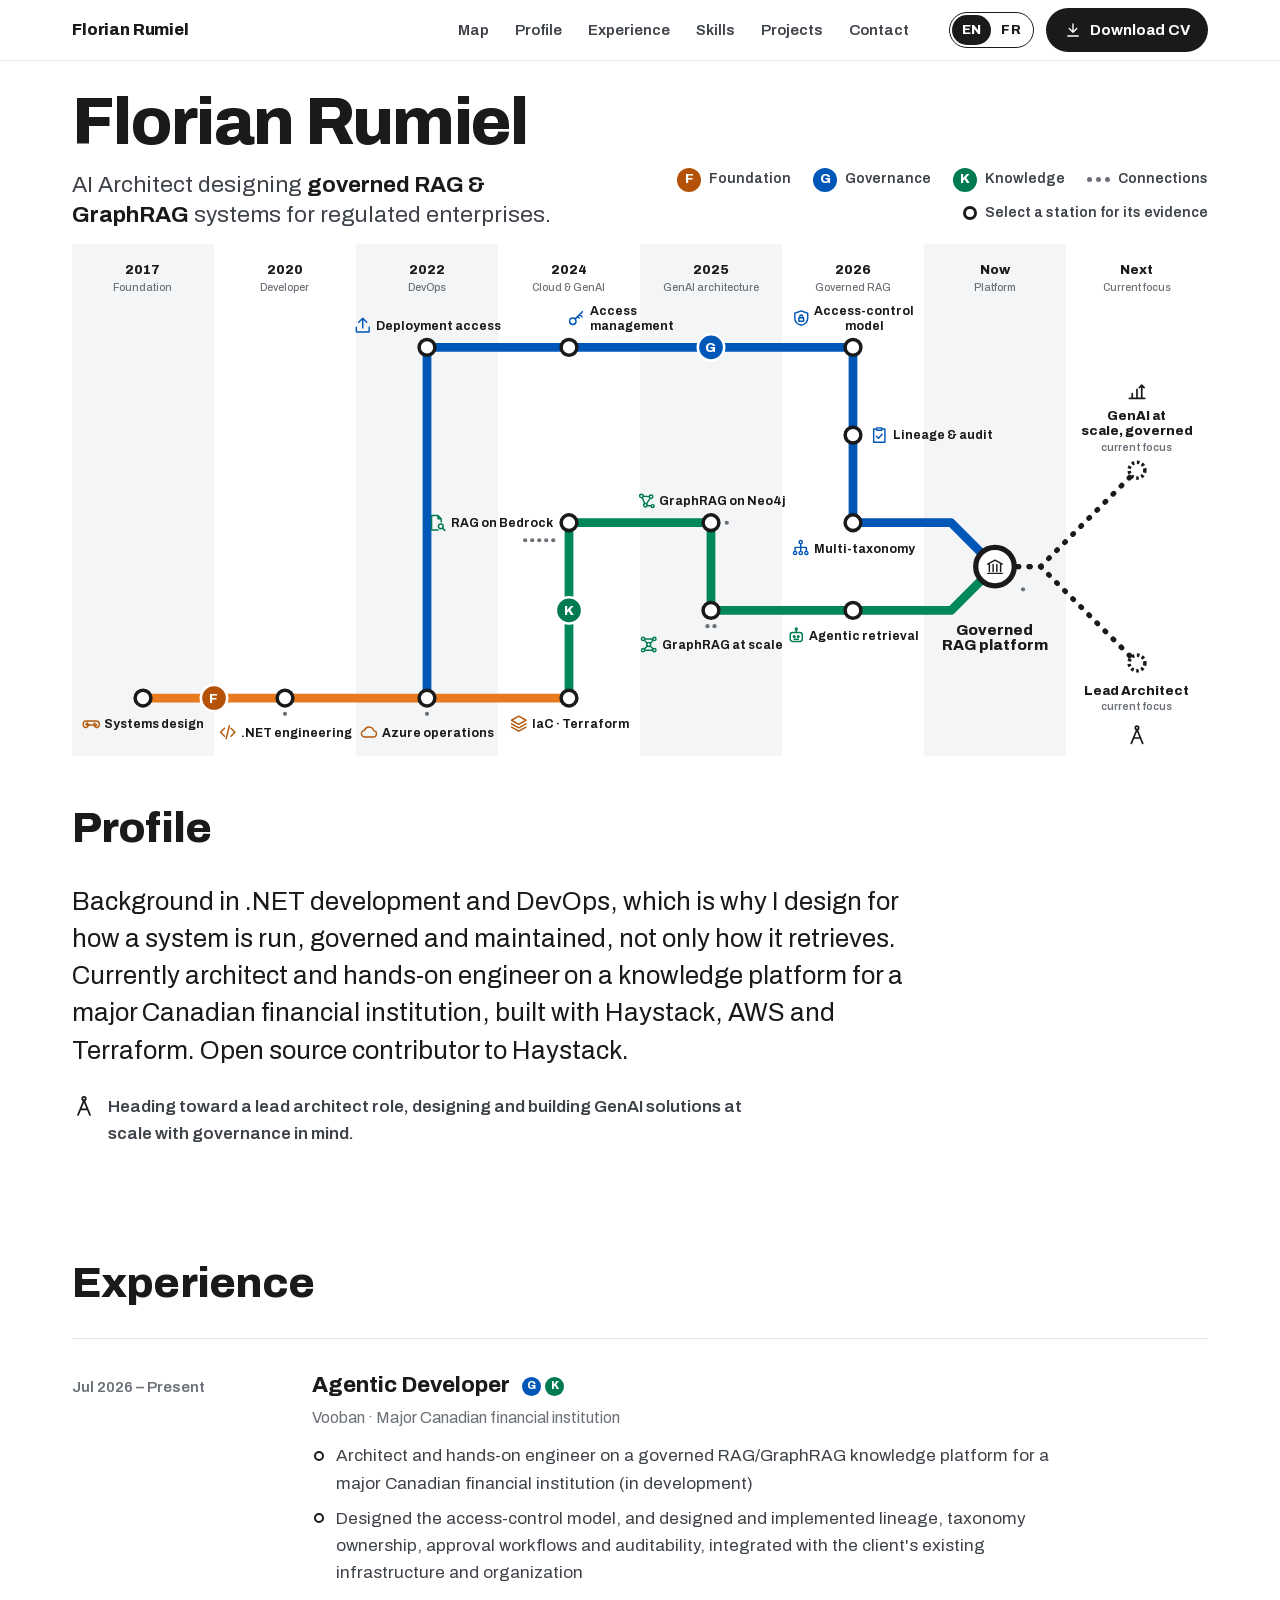
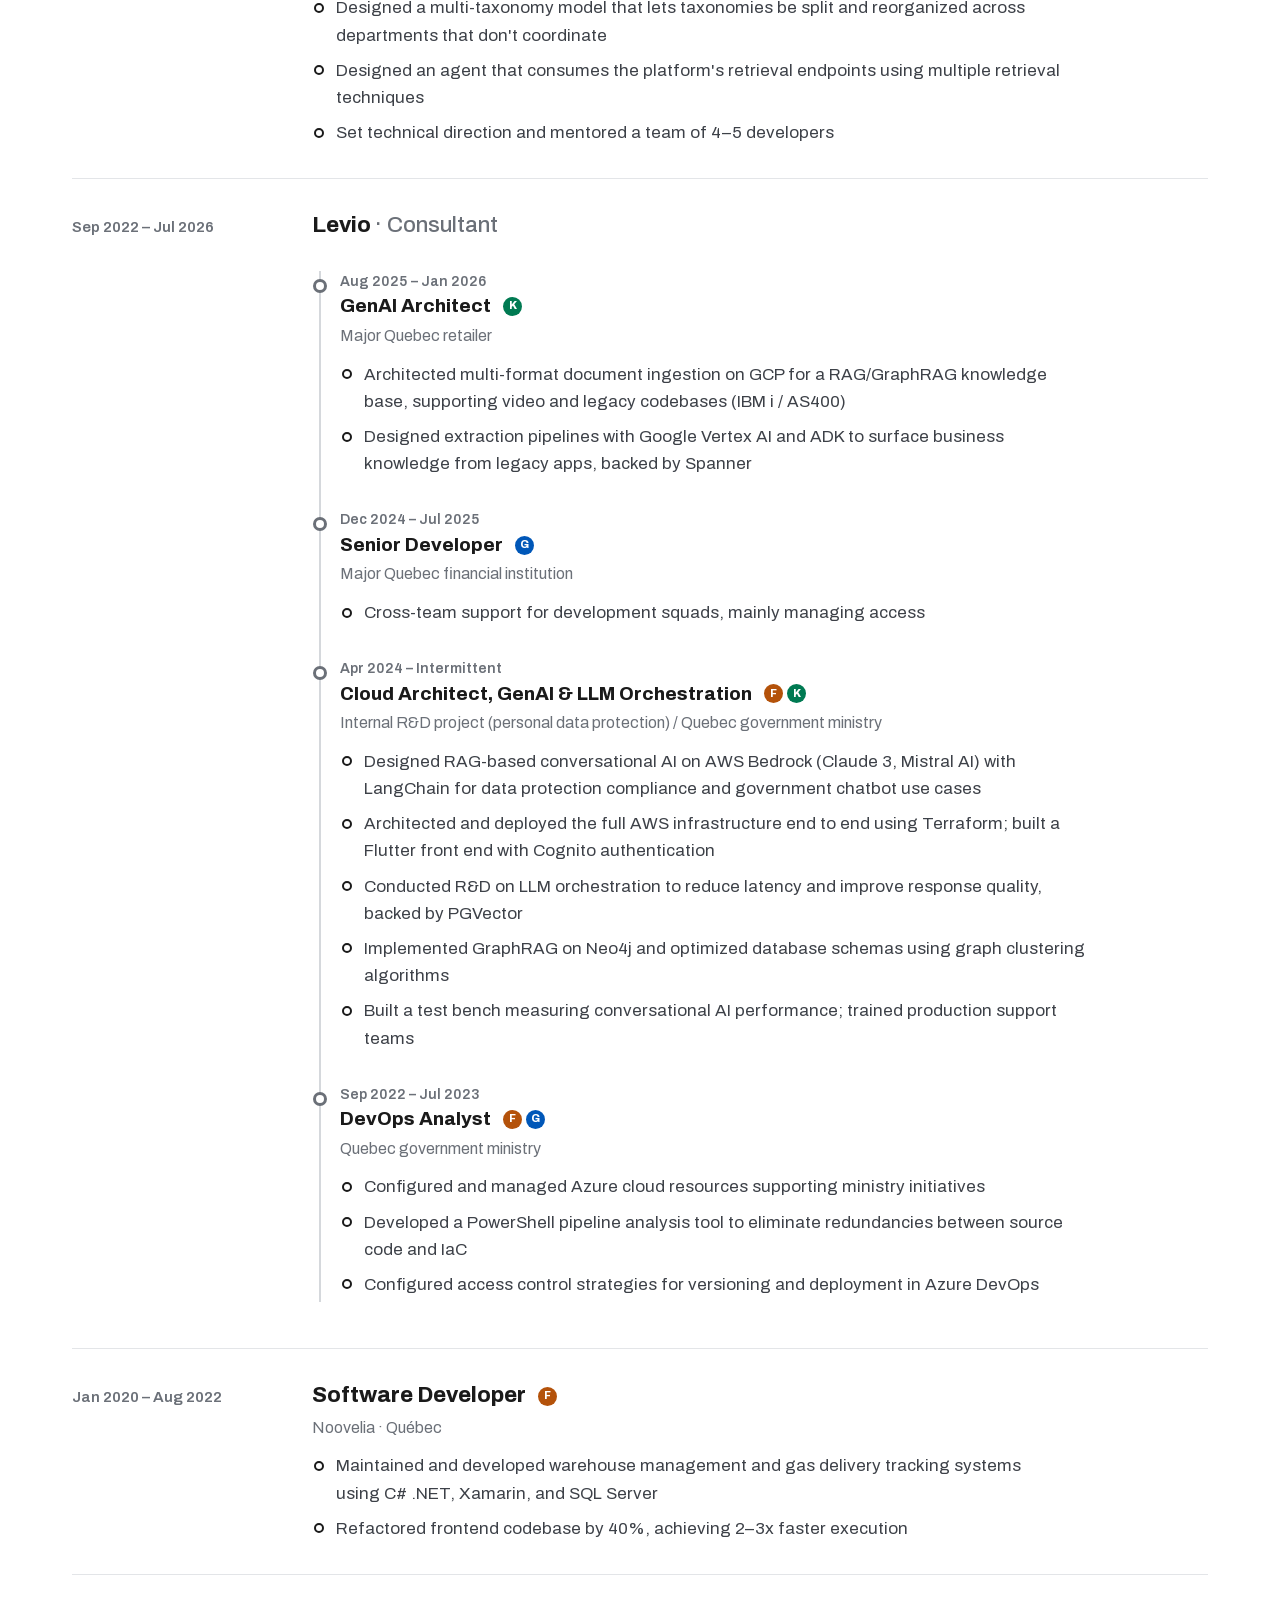
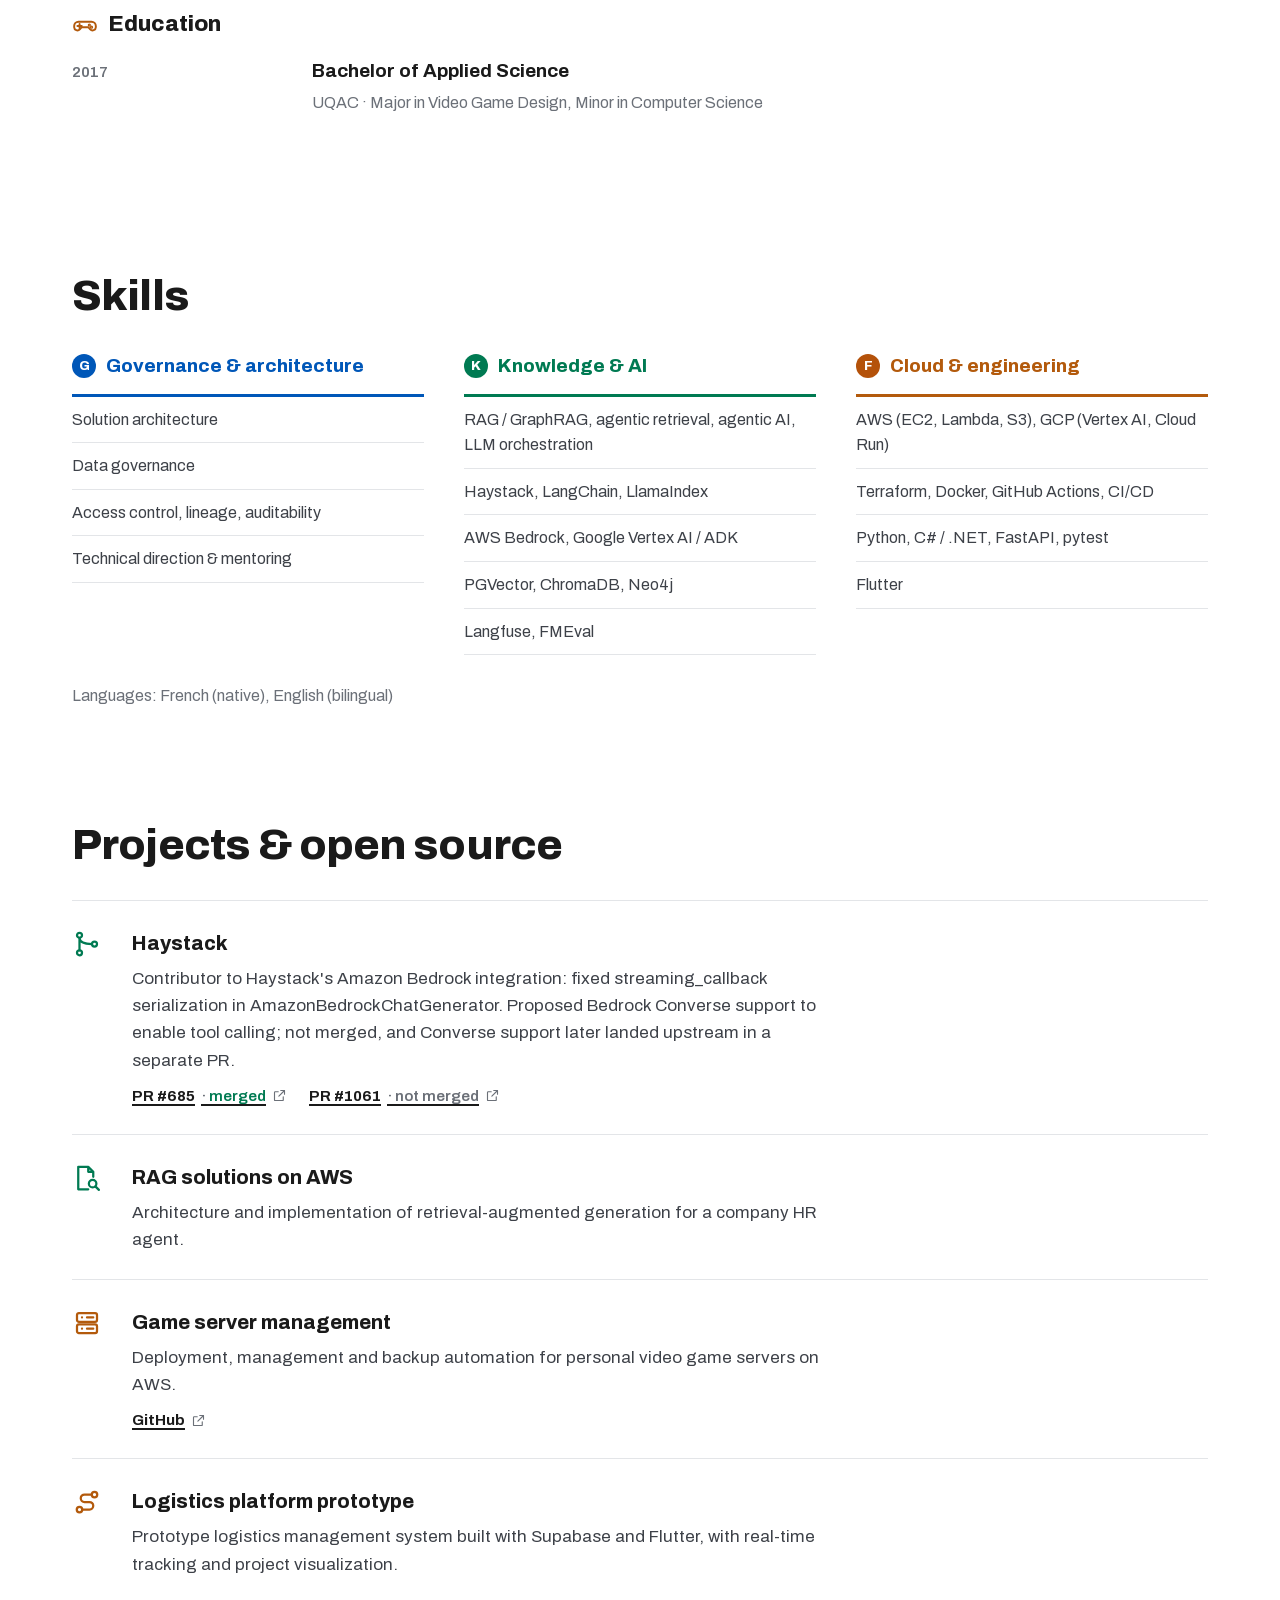
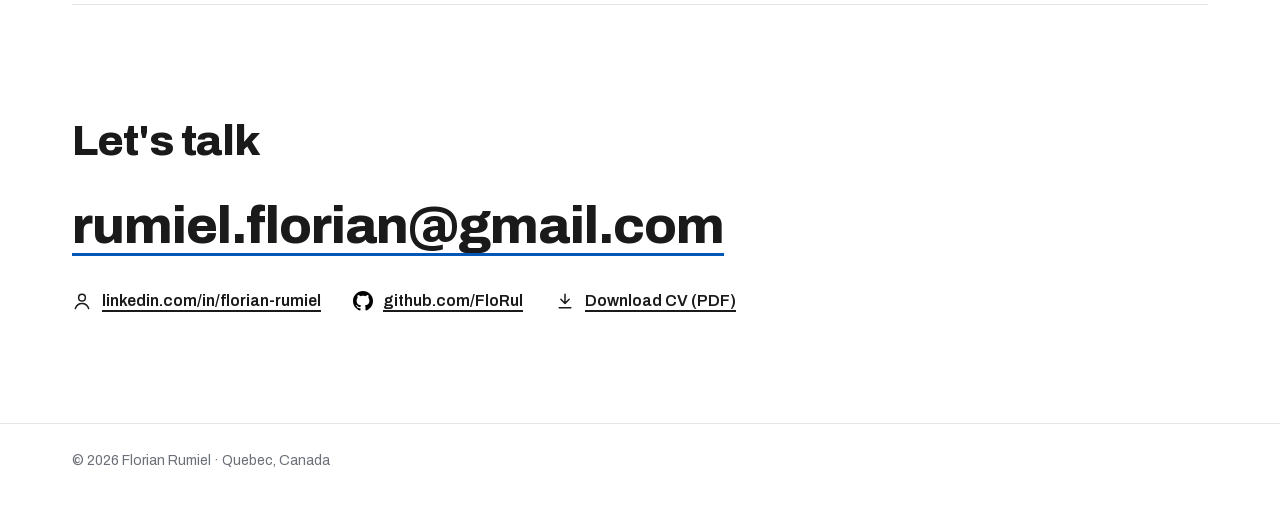
<file: index.html>
<!doctypehtml><html lang="en"><meta charset="UTF-8"><meta name="viewport"content="width=device-width,initial-scale=1"><script>!function(){var e=new URLSearchParams(location.search).get("lang"),a=null;try{a=localStorage.getItem("lang")}catch(e){}var n=0===(navigator.language||"en").toLowerCase().indexOf("fr")?"fr":"en",r="fr"===e||"en"===e?e:"fr"===a||"en"===a?a:n;document.documentElement.lang=r}()</script><script src="https://app.rybbit.io/api/script.js"data-site-id="a4388474c2c6"defer="defer"></script><title>Florian Rumiel | AI Architect: Governed RAG &amp; GraphRAG</title><meta name="description"content="Florian Rumiel - AI Architect designing governed RAG and GraphRAG systems for regulated enterprises. Background in .NET development and DevOps. Haystack, AWS, Terraform."><meta property="og:type"content="website"><meta property="og:title"content="Florian Rumiel | AI Architect: Governed RAG &amp; GraphRAG"><meta property="og:description"content="AI Architect designing governed RAG and GraphRAG systems for regulated enterprises"><meta property="og:url"content="https://florianrumiel.com/"><meta property="og:site_name"content="Florian Rumiel Portfolio"><meta name="twitter:card"content="summary_large_image"><meta name="twitter:title"content="Florian Rumiel | AI Architect: Governed RAG &amp; GraphRAG"><meta name="twitter:description"content="AI Architect designing governed RAG and GraphRAG systems for regulated enterprises"><meta name="author"content="Florian Rumiel"><meta name="keywords"content="AI Architect, Cloud Architect, GenAI, RAG Systems, LLM Orchestration, AWS Bedrock, Google Vertex AI, Terraform, Python, LangChain, GraphRAG, Haystack, Google ADK, Agentic Retrieval, Neo4j"><link rel="canonical"href="https://florianrumiel.com/"><link rel="icon"href="assets/images/favicon.svg"type="image/svg+xml"><link rel="preload"href="assets/fonts/archivo-latin.woff2"as="font"type="font/woff2"crossorigin><link rel="stylesheet"href="assets/css/site.css"><script type="application/ld+json">{
    "@context": "https://schema.org",
    "@type": "Person",
    "name": "Florian Rumiel",
    "jobTitle": "AI Architect",
    "description": "AI Architect designing governed RAG and GraphRAG systems for regulated enterprises",
    "url": "https://florianrumiel.com/",
    "email": "rumiel.florian@gmail.com",
    "knowsLanguage": ["fr", "en"],
    "alumniOf": [
      {
        "@type": "CollegeOrUniversity",
        "name": "UQAC",
        "address": { "@type": "PostalAddress", "addressCountry": "CA" }
      }
    ],
    "knowsAbout": [
      "Cloud Architecture", "Generative AI", "RAG Systems", "LLM Orchestration", "AWS Bedrock",
      "Google Vertex AI", "Terraform", "Python", "LangChain", "GraphRAG", "Neo4j", "Vector Databases",
      "Haystack", "Google ADK", "Agentic Retrieval", "Data Governance"
    ],
    "sameAs": ["https://linkedin.com/in/florian-rumiel", "https://github.com/FloRul"],
    "worksFor": { "@type": "Organization", "name": "Vooban" }
  }</script><body><svg class="sprite"aria-hidden="true"focusable="false"><defs><symbol id="i-gamepad"viewBox="0 0 24 24"fill="none"stroke="currentColor"stroke-width="1.8"stroke-linecap="round"stroke-linejoin="round"><path d="M6 9h12a4 4 0 0 1 4 4v1a3 3 0 0 1-5.2 2L15 14H9l-1.8 2A3 3 0 0 1 2 14v-1a4 4 0 0 1 4-4z"/><path d="M7 11v4M5 13h4"/><circle cx="16"cy="12"r=".6"/><circle cx="18"cy="14"r=".6"/></symbol><symbol id="i-code"viewBox="0 0 24 24"fill="none"stroke="currentColor"stroke-width="1.8"stroke-linecap="round"stroke-linejoin="round"><path d="M8 7l-5 5 5 5M16 7l5 5-5 5M14 4l-4 16"/></symbol><symbol id="i-cloud"viewBox="0 0 24 24"fill="none"stroke="currentColor"stroke-width="1.8"stroke-linecap="round"stroke-linejoin="round"><path d="M7 18h10a4 4 0 0 0 .5-7.97A6 6 0 0 0 6.1 9.5 4.25 4.25 0 0 0 7 18z"/></symbol><symbol id="i-layers"viewBox="0 0 24 24"fill="none"stroke="currentColor"stroke-width="1.8"stroke-linecap="round"stroke-linejoin="round"><path d="M12 3l9 5-9 5-9-5 9-5z"/><path d="M3 12.5l9 5 9-5M3 16.5l9 5 9-5"/></symbol><symbol id="i-deploy"viewBox="0 0 24 24"fill="none"stroke="currentColor"stroke-width="1.8"stroke-linecap="round"stroke-linejoin="round"><path d="M4 14v5a1 1 0 0 0 1 1h14a1 1 0 0 0 1-1v-5M12 3v12M7 8l5-5 5 5"/></symbol><symbol id="i-key"viewBox="0 0 24 24"fill="none"stroke="currentColor"stroke-width="1.8"stroke-linecap="round"stroke-linejoin="round"><circle cx="8"cy="16"r="4"/><path d="M11 13l9-9M16.5 7.5l3 3M14 10l2 2"/></symbol><symbol id="i-shieldlock"viewBox="0 0 24 24"fill="none"stroke="currentColor"stroke-width="1.8"stroke-linecap="round"stroke-linejoin="round"><path d="M12 3l8 3v6c0 5-3.5 8-8 9-4.5-1-8-4-8-9V6l8-3z"/><rect x="9"y="11.5"width="6"height="4.5"rx=".8"/><path d="M10.2 11.5V10a1.8 1.8 0 0 1 3.6 0v1.5"/></symbol><symbol id="i-audit"viewBox="0 0 24 24"fill="none"stroke="currentColor"stroke-width="1.8"stroke-linecap="round"stroke-linejoin="round"><path d="M9 3h6v3H9z"/><path d="M8 4.5H5V21h14V4.5h-3"/><path d="M8.5 13.5l2.5 2.5 4.5-5"/></symbol><symbol id="i-taxonomy"viewBox="0 0 24 24"fill="none"stroke="currentColor"stroke-width="1.8"stroke-linecap="round"stroke-linejoin="round"><circle cx="12"cy="4.5"r="2"/><circle cx="5"cy="18"r="2"/><circle cx="12"cy="18"r="2"/><circle cx="19"cy="18"r="2"/><path d="M12 6.5V16M12 11H5v5M12 11h7v5"/></symbol><symbol id="i-docsearch"viewBox="0 0 24 24"fill="none"stroke="currentColor"stroke-width="1.8"stroke-linecap="round"stroke-linejoin="round"><path d="M13 21H5V3h8l4 4v4M13 3v4h4"/><circle cx="16.5"cy="16.5"r="3"/><path d="M18.7 18.7L21.5 21.5"/></symbol><symbol id="i-graph"viewBox="0 0 24 24"fill="none"stroke="currentColor"stroke-width="1.8"stroke-linecap="round"stroke-linejoin="round"><circle cx="6"cy="6"r="2.2"/><circle cx="18"cy="7"r="2.2"/><circle cx="11"cy="17.5"r="2.2"/><circle cx="20"cy="18.5"r="1.8"/><path d="M8.2 6.2l7.6.6M7.1 8l2.8 7.4M16.8 8.9l-4.6 6.8M13.2 17.8l5 .6"/></symbol><symbol id="i-graphscale"viewBox="0 0 24 24"fill="none"stroke="currentColor"stroke-width="1.8"stroke-linecap="round"stroke-linejoin="round"><circle cx="5"cy="5"r="2"/><circle cx="19"cy="5"r="2"/><circle cx="5"cy="19"r="2"/><circle cx="19"cy="19"r="2"/><circle cx="12"cy="12"r="2.4"/><path d="M6.5 6.5l3.8 3.8M17.5 6.5l-3.8 3.8M6.5 17.5l3.8-3.8M17.5 17.5l-3.8-3.8M7 5h10M7 19h10"/></symbol><symbol id="i-agent"viewBox="0 0 24 24"fill="none"stroke="currentColor"stroke-width="1.8"stroke-linecap="round"stroke-linejoin="round"><rect x="4.5"y="8"width="15"height="11"rx="3"/><path d="M12 4.8V8"/><circle cx="12"cy="3.6"r="1.2"/><circle cx="9.5"cy="13"r="1"/><circle cx="14.5"cy="13"r="1"/><path d="M9.5 16.2h5"/></symbol><symbol id="i-platform"viewBox="0 0 24 24"fill="none"stroke="currentColor"stroke-width="1.8"stroke-linecap="round"stroke-linejoin="round"><path d="M3 9l9-5 9 5M5 9.5v8.5M9.7 9.5v8.5M14.3 9.5v8.5M19 9.5v8.5M3 20.5h18"/></symbol><symbol id="i-compass"viewBox="0 0 24 24"fill="none"stroke="currentColor"stroke-width="1.8"stroke-linecap="round"stroke-linejoin="round"><circle cx="12"cy="4.6"r="1.8"/><path d="M12 6.4L6 21M12 6.4L18 21M8.3 15.3h7.4"/></symbol><symbol id="i-scale"viewBox="0 0 24 24"fill="none"stroke="currentColor"stroke-width="1.8"stroke-linecap="round"stroke-linejoin="round"><path d="M4 20.5h16M7 20.5v-5M12 20.5V11M17 20.5V6.5M14.5 9l2.5-2.5L19.5 9"/></symbol><symbol id="i-merge"viewBox="0 0 24 24"fill="none"stroke="currentColor"stroke-width="1.8"stroke-linecap="round"stroke-linejoin="round"><circle cx="6"cy="5"r="2"/><circle cx="6"cy="19"r="2"/><circle cx="18"cy="12"r="2"/><path d="M6 7v10M6 7c0 4 4 5 10 5"/></symbol><symbol id="i-server"viewBox="0 0 24 24"fill="none"stroke="currentColor"stroke-width="1.8"stroke-linecap="round"stroke-linejoin="round"><rect x="4"y="4"width="16"height="7"rx="1.5"/><rect x="4"y="13"width="16"height="7"rx="1.5"/><path d="M8 7.5h.01M8 16.5h.01M12 7.5h5M12 16.5h5"/></symbol><symbol id="i-route"viewBox="0 0 24 24"fill="none"stroke="currentColor"stroke-width="1.8"stroke-linecap="round"stroke-linejoin="round"><circle cx="6"cy="18"r="2.2"/><circle cx="18"cy="6"r="2.2"/><path d="M8.2 18H14a3 3 0 0 0 0-6h-4a3 3 0 0 1 0-6h5.8"/></symbol><symbol id="i-mail"viewBox="0 0 24 24"fill="none"stroke="currentColor"stroke-width="1.8"stroke-linecap="round"stroke-linejoin="round"><rect x="3"y="5"width="18"height="14"rx="2"/><path d="M3.5 6.5l8.5 6.5 8.5-6.5"/></symbol><symbol id="i-person"viewBox="0 0 24 24"fill="none"stroke="currentColor"stroke-width="1.8"stroke-linecap="round"stroke-linejoin="round"><circle cx="12"cy="8"r="4"/><path d="M4 21c1.5-4 4.5-6 8-6s6.5 2 8 6"/></symbol><symbol id="i-download"viewBox="0 0 24 24"fill="none"stroke="currentColor"stroke-width="1.8"stroke-linecap="round"stroke-linejoin="round"><path d="M12 4v11M7 10l5 5 5-5M5 20h14"/></symbol><symbol id="i-close"viewBox="0 0 24 24"fill="none"stroke="currentColor"stroke-width="1.8"stroke-linecap="round"stroke-linejoin="round"><path d="M6 6l12 12M18 6L6 18"/></symbol><symbol id="i-chevron"viewBox="0 0 24 24"fill="none"stroke="currentColor"stroke-width="1.8"stroke-linecap="round"stroke-linejoin="round"><path d="M6 9l6 6 6-6"/></symbol><symbol id="i-external"viewBox="0 0 24 24"fill="none"stroke="currentColor"stroke-width="1.8"stroke-linecap="round"stroke-linejoin="round"><path d="M14 4h6v6M20 4l-9 9M18 14v5a1 1 0 0 1-1 1H5a1 1 0 0 1-1-1V7a1 1 0 0 1 1-1h5"/></symbol></defs></svg> <a href="#main"class="skip"><span data-l="en">Skip to content</span><span data-l="fr">Aller au contenu</span></a><header class="bar"><div class="bar-inner"><a class="bar-name"href="#top">Florian Rumiel</a><nav class="bar-nav"aria-label="Sections"><a href="#map"><span data-l="en">Map</span><span data-l="fr">Carte</span></a> <a href="#profile"><span data-l="en">Profile</span><span data-l="fr">Profil</span></a> <a href="#experience"><span data-l="en">Experience</span><span data-l="fr">Expérience</span></a> <a href="#skills"><span data-l="en">Skills</span><span data-l="fr">Compétences</span></a> <a href="#projects"><span data-l="en">Projects</span><span data-l="fr">Projets</span></a> <a href="#contact">Contact</a></nav><div class="bar-actions"><div class="lang"role="group"aria-label="Language / Langue"><button type="button"data-set-lang="en"aria-pressed="true">EN</button> <button type="button"data-set-lang="fr"aria-pressed="false">FR</button></div><a class="btn-cv"href="resume/resume.pdf"download><svg class="ic"aria-hidden="true"><use href="#i-download"/></svg> <span data-l="en">Download CV</span><span data-l="fr">Télécharger le CV <small>(EN)</small></span></a></div></div></header><main id="main"><section class="hero"id="top"aria-labelledby="name"><div class="hero-text"><h1 id="name">Florian Rumiel</h1><p class="positioning"><span data-l="en">AI Architect designing <strong>governed RAG &amp; GraphRAG</strong> systems for regulated enterprises.</span> <span data-l="fr">Architecte IA : je conçois des systèmes <strong>RAG et GraphRAG gouvernés</strong> pour les entreprises réglementées.</span></div><ul class="legend"aria-label="Map legend"><li><span class="roundel f"aria-hidden="true">F</span><span data-l="en">Foundation</span><span data-l="fr">Fondation</span><li><span class="roundel g"aria-hidden="true">G</span><span data-l="en">Governance</span><span data-l="fr">Gouvernance</span><li><span class="roundel k"aria-hidden="true">K</span><span data-l="en">Knowledge</span><span data-l="fr">Connaissances</span><li class="legend-conn"><span class="transfer-dots"aria-hidden="true"><i></i><i></i><i></i></span><span data-l="en">Connections</span><span data-l="fr">Correspondances</span><li class="legend-hint"><span class="hint-station"aria-hidden="true"></span><span data-l="en">Select a station for its evidence</span><span data-l="fr">Choisissez une station pour voir les preuves</span></ul></section><section class="map"id="map"aria-labelledby="map-title"><h2 id="map-title"class="visually-hidden"><span data-l="en">Capability map</span><span data-l="fr">Carte des compétences</span></h2><div class="network"data-network hidden></div><ol class="strip"data-strip><li class="era"data-year-en="2017"data-year-fr="2017"><h3 class="era-title"><span class="era-year">2017</span> <span data-l="en">Foundation</span><span data-l="fr">Fondation</span></h3><ol class="stops"><li class="stop"data-id="R"data-line="f"data-col="0"data-row="4"data-place="below"data-icon="gamepad"><details><summary><span class="stop-name"><span data-l="en">Systems design</span><span data-l="fr">Conception de systèmes</span></span><span class="stop-when">2017 · UQAC</span></summary><div class="stop-body"><p class="stop-ctx"><span data-l="en">Bachelor of Applied Science, UQAC</span><span data-l="fr">Baccalauréat en sciences appliquées, UQAC</span><p><span data-l="en">Major in Video Game Design, minor in Computer Science: where designing systems that people move through started.</span><span data-l="fr">Majeure en conception de jeux vidéo, mineure en informatique : là où a commencé la conception de systèmes que des gens parcourent.</span></div></details></ol><li class="era"data-year-en="2020"data-year-fr="2020"><h3 class="era-title"><span class="era-year">2020</span> <span data-l="en">Developer</span><span data-l="fr">Développeur</span></h3><ol class="stops"><li class="stop"data-id="1"data-line="f"data-col="1"data-row="4"data-place="below"data-icon="code"><details><summary><span class="stop-name"><span data-l="en">.NET engineering</span><span data-l="fr">Développement .NET</span></span><span class="stop-when">2020–2022 · Noovelia</span></summary><div class="stop-body"><p class="stop-ctx"><span data-l="en">Software Developer, Noovelia</span><span data-l="fr">Développeur logiciel, Noovelia</span><p><span data-l="en">Maintained and developed warehouse management and gas delivery tracking systems in C# .NET, Xamarin and SQL Server.</span><span data-l="fr">Maintenance et développement de systèmes de gestion d'entrepôt et de suivi de livraison de gaz en C# .NET, Xamarin et SQL Server.</span><ul class="conns"><li><strong><span data-l="en">Performance refactor</span><span data-l="fr">Refonte pour la performance</span></strong> <span data-l="en">Refactored the frontend codebase by 40%, achieving 2–3x faster execution.</span><span data-l="fr">Refonte du code frontal à hauteur de 40 %, pour une exécution 2 à 3 fois plus rapide.</span></ul></div></details></ol><li class="era"data-year-en="2022"data-year-fr="2022"><h3 class="era-title"><span class="era-year">2022</span> DevOps</h3><ol class="stops"><li class="stop"data-id="3"data-line="f"data-col="2"data-row="4"data-place="below"data-icon="cloud"><details><summary><span class="stop-name"><span data-l="en">Azure operations</span><span data-l="fr">Exploitation Azure</span></span><span class="stop-when">2022–2023 · Levio</span></summary><div class="stop-body"><p class="stop-ctx"><span data-l="en">DevOps Analyst, Levio · Quebec government ministry</span><span data-l="fr">Analyste DevOps, Levio · Ministère du gouvernement du Québec</span><p><span data-l="en">Configured and managed Azure cloud resources supporting ministry initiatives.</span><span data-l="fr">Configuration et gestion des ressources infonuagiques Azure au service des initiatives du ministère.</span><ul class="conns"><li><strong><span data-l="en">Pipeline &amp; IaC analysis</span><span data-l="fr">Analyse des pipelines et de l'IaC</span></strong> <span data-l="en">Built a PowerShell tool that removes redundancies between source code and IaC.</span><span data-l="fr">Outil PowerShell qui élimine les redondances entre le code source et l'IaC.</span></ul></div></details><li class="stop"data-id="5"data-line="g"data-col="2"data-row="0"data-place="above"data-icon="deploy"><details><summary><span class="stop-name"><span data-l="en">Deployment access</span><span data-l="fr">Accès aux déploiements</span></span><span class="stop-when">2022–2023 · Levio</span></summary><div class="stop-body"><p class="stop-ctx"><span data-l="en">DevOps Analyst, Levio · Quebec government ministry</span><span data-l="fr">Analyste DevOps, Levio · Ministère du gouvernement du Québec</span><p><span data-l="en">Configured access control strategies for versioning and deployment in Azure DevOps. The start of the governance line.</span><span data-l="fr">Configuration des stratégies de contrôle d'accès pour le versionnage et le déploiement dans Azure DevOps. Le départ de la ligne Gouvernance.</span></div></details></ol><li class="era"data-year-en="2024"data-year-fr="2024"><h3 class="era-title"><span class="era-year">2024</span> <span data-l="en">Cloud &amp; GenAI</span><span data-l="fr">Infonuagique &amp; IA</span></h3><ol class="stops"><li class="stop"data-id="6"data-line="f"data-col="3"data-row="4"data-place="below"data-icon="layers"><details><summary><span class="stop-name">IaC · Terraform</span><span class="stop-when">2024 · Levio</span></summary><div class="stop-body"><p class="stop-ctx"><span data-l="en">Cloud Architect, GenAI &amp; LLM Orchestration, Levio</span><span data-l="fr">Architecte infonuagique, IA générative et orchestration de LLM, Levio</span><p><span data-l="en">Architected and deployed the full AWS infrastructure end to end with Terraform.</span><span data-l="fr">Architecture et déploiement de bout en bout de toute l'infrastructure AWS avec Terraform.</span></div></details><li class="stop"data-id="7"data-line="k"data-col="3"data-row="2"data-place="left"data-icon="docsearch"data-logos="aws postgresql python github-mark flutter"><details><summary><span class="stop-name"><span data-l="en">RAG on Bedrock</span><span data-l="fr">RAG sur Bedrock</span></span><span class="stop-when">2024 · Levio</span></summary><div class="stop-body"><p class="stop-ctx"><span data-l="en">Cloud Architect, GenAI &amp; LLM Orchestration, Levio · internal R&amp;D / Quebec government ministry</span><span data-l="fr">Architecte infonuagique, IA générative et orchestration de LLM, Levio · R-D interne / ministère du gouvernement du Québec</span><p><span data-l="en">Designed RAG-based conversational AI on AWS Bedrock (Claude 3, Mistral AI) with LangChain, for data-protection compliance and government chatbot use cases.</span><span data-l="fr">Conception d'IA conversationnelle basée sur le RAG sur AWS Bedrock (Claude 3, Mistral AI) avec LangChain, pour la conformité en protection des données et des agents conversationnels gouvernementaux.</span><ul class="conns"><li><strong><span data-l="en">LLM orchestration</span><span data-l="fr">Orchestration de LLM</span></strong> <span data-l="en">R&amp;D to reduce latency and improve response quality, backed by PGVector.</span><span data-l="fr">R-D pour réduire la latence et améliorer la qualité des réponses, avec PGVector.</span><li><strong><span data-l="en">AI evaluation</span><span data-l="fr">Évaluation de l'IA</span></strong> <span data-l="en">Built a test bench measuring conversational AI performance.</span><span data-l="fr">Banc d'essai mesurant la performance de l'IA conversationnelle.</span><li><strong>Haystack</strong> <span data-l="en">Bedrock chat generator fix, <a href="https://github.com/deepset-ai/haystack-core-integrations/pull/685"target="_blank"rel="noopener">PR #685</a> (merged, Apr 2024).</span><span data-l="fr">Correctif du générateur de clavardage Bedrock, <a href="https://github.com/deepset-ai/haystack-core-integrations/pull/685"target="_blank"rel="noopener">PR #685</a> (fusionnée, avril 2024).</span><li><strong><span data-l="en">Full-stack delivery</span><span data-l="fr">Développement full-stack</span></strong> <span data-l="en">Flutter front end with Cognito authentication.</span><span data-l="fr">Interface Flutter avec authentification Cognito.</span><li><strong><span data-l="en">Team enablement</span><span data-l="fr">Formation des équipes</span></strong> <span data-l="en">Trained production support teams.</span><span data-l="fr">Formation des équipes de soutien en production.</span></ul></div></details><li class="stop"data-id="12b"data-line="g"data-col="3"data-row="0"data-place="above-start"data-icon="key"><details><summary><span class="stop-name"><span data-l="en">Access management</span><span data-l="fr">Gestion des accès</span></span><span class="stop-when">2024–2025 · Levio</span></summary><div class="stop-body"><p class="stop-ctx"><span data-l="en">Senior Developer, Levio · major Quebec financial institution</span><span data-l="fr">Développeur sénior, Levio · grande institution financière québécoise</span><p><span data-l="en">Cross-team support for development squads, mainly managing access.</span><span data-l="fr">Soutien transversal aux escouades de développement, principalement la gestion des accès.</span></div></details></ol><li class="era"data-year-en="2025"data-year-fr="2025"><h3 class="era-title"><span class="era-year">2025</span> <span data-l="en">GenAI architecture</span><span data-l="fr">Architecture IA gén.</span></h3><ol class="stops"><li class="stop"data-id="15a"data-line="k"data-col="4"data-row="2"data-place="above"data-icon="graph"><details><summary><span class="stop-name"><span data-l="en">GraphRAG on Neo4j</span><span data-l="fr">GraphRAG sur Neo4j</span></span><span class="stop-when">2025 · Levio</span></summary><div class="stop-body"><p class="stop-ctx"><span data-l="en">Cloud Architect, GenAI &amp; LLM Orchestration, Levio · Quebec government organization</span><span data-l="fr">Architecte infonuagique, IA générative et orchestration de LLM, Levio · organisme du gouvernement du Québec</span><p><span data-l="en">Implemented GraphRAG on Neo4j.</span><span data-l="fr">Mise en œuvre de GraphRAG sur Neo4j.</span><ul class="conns"><li><strong><span data-l="en">Schema clustering</span><span data-l="fr">Clustering de schémas</span></strong> <span data-l="en">Optimized database schemas using graph clustering algorithms.</span><span data-l="fr">Optimisation de schémas de bases de données par algorithmes de clustering de graphes.</span></ul></div></details><li class="stop"data-id="15"data-line="k"data-col="4"data-row="3"data-place="below"data-icon="graphscale"><details><summary><span class="stop-name"><span data-l="en">GraphRAG at scale</span><span data-l="fr">GraphRAG à l'échelle</span></span><span class="stop-when">2025–2026 · Levio</span></summary><div class="stop-body"><p class="stop-ctx"><span data-l="en">GenAI Architect, Levio · major Quebec retailer</span><span data-l="fr">Architecte IA générative, Levio · grand détaillant québécois</span><p><span data-l="en">Architected a RAG/GraphRAG knowledge base on GCP.</span><span data-l="fr">Architecture d'une base de connaissances RAG/GraphRAG sur GCP.</span><ul class="conns"><li><strong><span data-l="en">Multi-format ingestion</span><span data-l="fr">Ingestion multiformat</span></strong> <span data-l="en">Documents, video and legacy codebases (IBM i / AS400).</span><span data-l="fr">Documents, vidéo et bases de code patrimoniales (IBM i / AS400).</span><li><strong><span data-l="en">Knowledge extraction</span><span data-l="fr">Extraction de connaissances</span></strong> <span data-l="en">Pipelines with Google Vertex AI and ADK surfacing business knowledge from legacy apps, backed by Spanner.</span><span data-l="fr">Pipelines Google Vertex AI et ADK qui font émerger le savoir métier d'applications patrimoniales, sur Spanner.</span></ul></div></details></ol><li class="era"data-year-en="2026"data-year-fr="2026"><h3 class="era-title"><span class="era-year">2026</span> <span data-l="en">Governed RAG</span><span data-l="fr">RAG gouverné</span></h3><ol class="stops"><li class="stop"data-id="16"data-line="g"data-col="5"data-row="0"data-place="above"data-icon="shieldlock"><details><summary><span class="stop-name"><span data-l="en">Access-control model</span><span data-l="fr">Modèle de contrôle d'accès</span></span><span class="stop-when">2026 · Vooban</span></summary><div class="stop-body"><p class="stop-ctx"><span data-l="en">Agentic Developer, Vooban · major Canadian financial institution</span><span data-l="fr">Développeur agentique, Vooban · grande institution financière canadienne</span><p><span data-l="en">Designed the platform's access-control model.</span><span data-l="fr">Conception du modèle de contrôle d'accès de la plateforme.</span></div></details><li class="stop"data-id="17"data-line="g"data-col="5"data-row="1"data-place="right"data-icon="audit"><details><summary><span class="stop-name"><span data-l="en">Lineage &amp; audit</span><span data-l="fr">Lignage et audit</span></span><span class="stop-when">2026 · Vooban</span></summary><div class="stop-body"><p class="stop-ctx"><span data-l="en">Agentic Developer, Vooban · major Canadian financial institution</span><span data-l="fr">Développeur agentique, Vooban · grande institution financière canadienne</span><p><span data-l="en">Designed and implemented lineage, taxonomy ownership, approval workflows and auditability, integrated with the client's existing infrastructure and organization.</span><span data-l="fr">Conception et mise en œuvre du lignage, de la propriété des taxonomies, des flux d'approbation et de l'auditabilité, intégrés à l'infrastructure et à l'organisation existantes du client.</span></div></details><li class="stop"data-id="18"data-line="g"data-col="5"data-row="2"data-place="below"data-icon="taxonomy"><details><summary><span class="stop-name"><span data-l="en">Multi-taxonomy</span><span data-l="fr">Multi-taxonomie</span></span><span class="stop-when">2026 · Vooban</span></summary><div class="stop-body"><p class="stop-ctx"><span data-l="en">Agentic Developer, Vooban · major Canadian financial institution</span><span data-l="fr">Développeur agentique, Vooban · grande institution financière canadienne</span><p><span data-l="en">Designed a multi-taxonomy model that lets taxonomies be split and reorganized across departments that don't coordinate.</span><span data-l="fr">Conception d'un modèle multi-taxonomie qui permet de scinder et de réorganiser les taxonomies entre des services qui ne se coordonnent pas.</span></div></details><li class="stop"data-id="19"data-line="k"data-col="5"data-row="3"data-place="below"data-icon="agent"><details><summary><span class="stop-name"><span data-l="en">Agentic retrieval</span><span data-l="fr">Recherche agentique</span></span><span class="stop-when">2026 · Vooban</span></summary><div class="stop-body"><p class="stop-ctx"><span data-l="en">Agentic Developer, Vooban · major Canadian financial institution</span><span data-l="fr">Développeur agentique, Vooban · grande institution financière canadienne</span><p><span data-l="en">Designed an agent that consumes the platform's retrieval endpoints using multiple retrieval techniques.</span><span data-l="fr">Conception d'un agent qui exploite les points de terminaison de recherche de la plateforme avec plusieurs techniques de recherche.</span></div></details></ol><li class="era era-now"data-year-en="Now"data-year-fr="Auj."><h3 class="era-title"><span class="era-year"><span data-l="en">Now</span><span data-l="fr">Aujourd'hui</span></span> <span data-l="en">Platform</span><span data-l="fr">Plateforme</span></h3><ol class="stops"><li class="stop stop-cap"data-id="CAP"data-line="g k"data-col="6"data-row="2.5"data-place="cap"data-icon="platform"><details><summary><span class="stop-name"><span data-l="en">Governed RAG platform</span><span data-l="fr">Plateforme RAG gouvernée</span></span><span class="stop-when"><span data-l="en">2026 · Vooban · in development</span><span data-l="fr">2026 · Vooban · en développement</span></span></summary><div class="stop-body"><p class="stop-ctx"><span data-l="en">Agentic Developer, Vooban · major Canadian financial institution</span><span data-l="fr">Développeur agentique, Vooban · grande institution financière canadienne</span><p><span data-l="en">Architect and hands-on engineer on a governed RAG/GraphRAG knowledge platform, built with Haystack, AWS and Terraform. In development. The governance and knowledge lines meet here.</span><span data-l="fr">Architecte et ingénieur, de la conception à la réalisation, d'une plateforme de connaissances RAG/GraphRAG gouvernée, bâtie avec Haystack, AWS et Terraform. En développement. Les lignes Gouvernance et Connaissances se rejoignent ici.</span><ul class="conns"><li><strong><span data-l="en">Direction &amp; mentoring</span><span data-l="fr">Direction technique et mentorat</span></strong> <span data-l="en">Set technical direction and mentored a team of 4–5 developers.</span><span data-l="fr">Direction technique et mentorat d'une équipe de 4 à 5 développeurs.</span></ul></div></details></ol><li class="era era-next"data-year-en="Next"data-year-fr="À venir"><h3 class="era-title"><span class="era-year"><span data-l="en">Next</span><span data-l="fr">À venir</span></span> <span data-l="en">Current focus</span><span data-l="fr">Objectif actuel</span></h3><ol class="stops"><li class="stop stop-focus"data-id="F1"data-line="x"data-col="7"data-row="1.4"data-place="focus-up"data-icon="scale"><details><summary><span class="stop-name"><span data-l="en">GenAI at scale, governed</span><span data-l="fr">IA générative à l'échelle, gouvernée</span></span><span class="stop-when"><span data-l="en">current focus</span><span data-l="fr">objectif actuel</span></span></summary><div class="stop-body"><p><span data-l="en">Designing and building GenAI solutions at scale, with governance by design.</span><span data-l="fr">Concevoir et bâtir des solutions d'IA générative à grande échelle, gouvernées dès la conception.</span></div></details><li class="stop stop-focus"data-id="F2"data-line="x"data-col="7"data-row="3.6"data-place="focus-down"data-icon="compass"><details><summary><span class="stop-name"><span data-l="en">Lead Architect</span><span data-l="fr">Architecte principal</span></span><span class="stop-when"><span data-l="en">current focus</span><span data-l="fr">objectif actuel</span></span></summary><div class="stop-body"><p><span data-l="en">The next role: lead architect, designing and building GenAI platforms with governance in mind.</span><span data-l="fr">Le prochain rôle : architecte principal, pour concevoir et bâtir des plateformes d'IA générative pensées pour la gouvernance.</span></div></details></ol></ol></section><section class="section profile"id="profile"aria-labelledby="profile-title"><h2 id="profile-title"><span data-l="en">Profile</span><span data-l="fr">Profil</span></h2><p class="lead"><span data-l="en">Background in .NET development and DevOps, which is why I design for how a system is run, governed and maintained, not only how it retrieves. Currently architect and hands-on engineer on a knowledge platform for a major Canadian financial institution, built with Haystack, AWS and Terraform. Open source contributor to Haystack.</span> <span data-l="fr">Mon parcours en développement .NET et en DevOps explique pourquoi je conçois en pensant à l'exploitation, à la gouvernance et à la maintenance d'un système, pas seulement à sa recherche. Je suis actuellement architecte et ingénieur sur une plateforme de connaissances pour une grande institution financière canadienne, bâtie avec Haystack, AWS et Terraform. Contributeur au code source ouvert de Haystack.</span><p class="profile-goal"><svg class="ic"aria-hidden="true"><use href="#i-compass"/></svg> <span data-l="en">Heading toward a lead architect role, designing and building GenAI solutions at scale with governance in mind.</span> <span data-l="fr">En route vers un rôle d'architecte principal, pour concevoir et bâtir des solutions d'IA générative à grande échelle, pensées pour la gouvernance.</span></section><section class="section experience"id="experience"aria-labelledby="exp-title"><h2 id="exp-title"><span data-l="en">Experience</span><span data-l="fr">Expérience</span></h2><ol class="roles"><li class="role"><p class="role-when"><span data-l="en">Jul 2026 – Present</span><span data-l="fr">Juil. 2026 – aujourd'hui</span><div class="role-main"><h3 class="role-title"><span data-l="en">Agentic Developer</span><span data-l="fr">Développeur agentique</span> <span class="role-lines"aria-label="Lines: Governance, Knowledge"><span class="roundel g sm">G</span><span class="roundel k sm">K</span></span></h3><p class="role-org">Vooban · <span data-l="en">Major Canadian financial institution</span><span data-l="fr">Grande institution financière canadienne</span><ul class="bullets"><li><span data-l="en">Architect and hands-on engineer on a governed RAG/GraphRAG knowledge platform for a major Canadian financial institution (in development)</span><span data-l="fr">Architecte et ingénieur, de la conception à la réalisation, d'une plateforme de connaissances RAG/GraphRAG gouvernée pour une grande institution financière canadienne (en développement)</span><li><span data-l="en">Designed the access-control model, and designed and implemented lineage, taxonomy ownership, approval workflows and auditability, integrated with the client's existing infrastructure and organization</span><span data-l="fr">Conception du modèle de contrôle d'accès; conception et mise en œuvre du lignage, de la propriété des taxonomies, des flux d'approbation et de l'auditabilité, intégrés à l'infrastructure et à l'organisation existantes du client</span><li><span data-l="en">Designed a multi-taxonomy model that lets taxonomies be split and reorganized across departments that don't coordinate</span><span data-l="fr">Conception d'un modèle multi-taxonomie qui permet de scinder et de réorganiser les taxonomies entre des services qui ne se coordonnent pas</span><li><span data-l="en">Designed an agent that consumes the platform's retrieval endpoints using multiple retrieval techniques</span><span data-l="fr">Conception d'un agent qui exploite les points de terminaison de recherche de la plateforme avec plusieurs techniques de recherche</span><li><span data-l="en">Set technical direction and mentored a team of 4–5 developers</span><span data-l="fr">Direction technique et mentorat d'une équipe de 4 à 5 développeurs</span></ul></div><li class="role role-group"><p class="role-when"><span data-l="en">Sep 2022 – Jul 2026</span><span data-l="fr">Sept. 2022 – juil. 2026</span><div class="role-main"><h3 class="role-title">Levio <span class="role-sub">· Consultant</span></h3><ol class="subroles"><li class="subrole"><p class="role-when"><span data-l="en">Aug 2025 – Jan 2026</span><span data-l="fr">Août 2025 – janv. 2026</span><h4 class="role-title"><span data-l="en">GenAI Architect</span><span data-l="fr">Architecte IA générative</span> <span class="role-lines"aria-label="Lines: Knowledge"><span class="roundel k sm">K</span></span></h4><p class="role-org"><span data-l="en">Major Quebec retailer</span><span data-l="fr">Grand détaillant québécois</span><ul class="bullets"><li><span data-l="en">Architected multi-format document ingestion on GCP for a RAG/GraphRAG knowledge base, supporting video and legacy codebases (IBM i / AS400)</span><span data-l="fr">Architecture de l'ingestion de documents multiformats sur GCP pour une base de connaissances RAG/GraphRAG, incluant la vidéo et des bases de code patrimoniales (IBM i / AS400)</span><li><span data-l="en">Designed extraction pipelines with Google Vertex AI and ADK to surface business knowledge from legacy apps, backed by Spanner</span><span data-l="fr">Conception de pipelines d'extraction avec Google Vertex AI et ADK pour faire émerger le savoir métier d'applications patrimoniales, sur Spanner</span></ul><li class="subrole"><p class="role-when"><span data-l="en">Dec 2024 – Jul 2025</span><span data-l="fr">Déc. 2024 – juil. 2025</span><h4 class="role-title"><span data-l="en">Senior Developer</span><span data-l="fr">Développeur sénior</span> <span class="role-lines"aria-label="Lines: Governance"><span class="roundel g sm">G</span></span></h4><p class="role-org"><span data-l="en">Major Quebec financial institution</span><span data-l="fr">Grande institution financière québécoise</span><ul class="bullets"><li><span data-l="en">Cross-team support for development squads, mainly managing access</span><span data-l="fr">Soutien transversal aux escouades de développement, principalement la gestion des accès</span></ul><li class="subrole"><p class="role-when"><span data-l="en">Apr 2024 – Intermittent</span><span data-l="fr">Avr. 2024 – intermittent</span><h4 class="role-title"><span data-l="en">Cloud Architect, GenAI &amp; LLM Orchestration</span><span data-l="fr">Architecte infonuagique, IA générative et orchestration de LLM</span> <span class="role-lines"aria-label="Lines: Foundation, Knowledge"><span class="roundel f sm">F</span><span class="roundel k sm">K</span></span></h4><p class="role-org"><span data-l="en">Internal R&amp;D project (personal data protection) / Quebec government ministry</span><span data-l="fr">Projet R-D interne (protection des renseignements personnels) / ministère du gouvernement du Québec</span><ul class="bullets"><li><span data-l="en">Designed RAG-based conversational AI on AWS Bedrock (Claude 3, Mistral AI) with LangChain for data protection compliance and government chatbot use cases</span><span data-l="fr">Conception d'IA conversationnelle basée sur le RAG sur AWS Bedrock (Claude 3, Mistral AI) avec LangChain, pour la conformité en protection des données et des agents conversationnels gouvernementaux</span><li><span data-l="en">Architected and deployed the full AWS infrastructure end to end using Terraform; built a Flutter front end with Cognito authentication</span><span data-l="fr">Architecture et déploiement de bout en bout de toute l'infrastructure AWS avec Terraform; réalisation d'une interface Flutter avec authentification Cognito</span><li><span data-l="en">Conducted R&amp;D on LLM orchestration to reduce latency and improve response quality, backed by PGVector</span><span data-l="fr">R-D sur l'orchestration de LLM pour réduire la latence et améliorer la qualité des réponses, avec PGVector</span><li><span data-l="en">Implemented GraphRAG on Neo4j and optimized database schemas using graph clustering algorithms</span><span data-l="fr">Mise en œuvre de GraphRAG sur Neo4j et optimisation de schémas de bases de données par algorithmes de clustering de graphes</span><li><span data-l="en">Built a test bench measuring conversational AI performance; trained production support teams</span><span data-l="fr">Banc d'essai mesurant la performance de l'IA conversationnelle; formation des équipes de soutien en production</span></ul><li class="subrole"><p class="role-when"><span data-l="en">Sep 2022 – Jul 2023</span><span data-l="fr">Sept. 2022 – juil. 2023</span><h4 class="role-title"><span data-l="en">DevOps Analyst</span><span data-l="fr">Analyste DevOps</span> <span class="role-lines"aria-label="Lines: Foundation, Governance"><span class="roundel f sm">F</span><span class="roundel g sm">G</span></span></h4><p class="role-org"><span data-l="en">Quebec government ministry</span><span data-l="fr">Ministère du gouvernement du Québec</span><ul class="bullets"><li><span data-l="en">Configured and managed Azure cloud resources supporting ministry initiatives</span><span data-l="fr">Configuration et gestion des ressources infonuagiques Azure au service des initiatives du ministère</span><li><span data-l="en">Developed a PowerShell pipeline analysis tool to eliminate redundancies between source code and IaC</span><span data-l="fr">Développement d'un outil PowerShell d'analyse des pipelines pour éliminer les redondances entre le code source et l'IaC</span><li><span data-l="en">Configured access control strategies for versioning and deployment in Azure DevOps</span><span data-l="fr">Configuration des stratégies de contrôle d'accès pour le versionnage et le déploiement dans Azure DevOps</span></ul></ol></div><li class="role"><p class="role-when"><span data-l="en">Jan 2020 – Aug 2022</span><span data-l="fr">Janv. 2020 – août 2022</span><div class="role-main"><h3 class="role-title"><span data-l="en">Software Developer</span><span data-l="fr">Développeur logiciel</span> <span class="role-lines"aria-label="Lines: Foundation"><span class="roundel f sm">F</span></span></h3><p class="role-org">Noovelia · Québec<ul class="bullets"><li><span data-l="en">Maintained and developed warehouse management and gas delivery tracking systems using C# .NET, Xamarin, and SQL Server</span><span data-l="fr">Maintenance et développement de systèmes de gestion d'entrepôt et de suivi de livraison de gaz en C# .NET, Xamarin et SQL Server</span><li><span data-l="en">Refactored frontend codebase by 40%, achieving 2–3x faster execution</span><span data-l="fr">Refonte du code frontal à hauteur de 40 %, pour une exécution 2 à 3 fois plus rapide</span></ul></div></ol><div class="education"><h3 class="edu-title"><svg class="ic"aria-hidden="true"><use href="#i-gamepad"/></svg> <span data-l="en">Education</span><span data-l="fr">Formation</span></h3><p class="role-when">2017<div><p class="edu-degree"><span data-l="en">Bachelor of Applied Science</span><span data-l="fr">Baccalauréat en sciences appliquées</span><p class="role-org">UQAC · <span data-l="en">Major in Video Game Design, Minor in Computer Science</span><span data-l="fr">Majeure en conception de jeux vidéo, mineure en informatique</span></div></div></section><section class="section skills"id="skills"aria-labelledby="skills-title"><h2 id="skills-title"><span data-l="en">Skills</span><span data-l="fr">Compétences</span></h2><div class="skill-lines"><div class="skill-line g"><h3><span class="roundel g"aria-hidden="true">G</span><span data-l="en">Governance &amp; architecture</span><span data-l="fr">Gouvernance et architecture</span></h3><ul><li><span data-l="en">Solution architecture</span><span data-l="fr">Architecture de solutions</span><li><span data-l="en">Data governance</span><span data-l="fr">Gouvernance des données</span><li><span data-l="en">Access control, lineage, auditability</span><span data-l="fr">Contrôle d'accès, lignage, auditabilité</span><li><span data-l="en">Technical direction &amp; mentoring</span><span data-l="fr">Direction technique et mentorat</span></ul></div><div class="skill-line k"><h3><span class="roundel k"aria-hidden="true">K</span><span data-l="en">Knowledge &amp; AI</span><span data-l="fr">Connaissances et IA</span></h3><ul><li>RAG / GraphRAG, <span data-l="en">agentic retrieval, agentic AI, LLM orchestration</span><span data-l="fr">recherche agentique, IA agentique, orchestration de LLM</span><li>Haystack, LangChain, LlamaIndex<li>AWS Bedrock, Google Vertex AI / ADK<li>PGVector, ChromaDB, Neo4j<li>Langfuse, FMEval</ul></div><div class="skill-line f"><h3><span class="roundel f"aria-hidden="true">F</span><span data-l="en">Cloud &amp; engineering</span><span data-l="fr">Infonuagique et ingénierie</span></h3><ul><li>AWS (EC2, Lambda, S3), GCP (Vertex AI, Cloud Run)<li>Terraform, Docker, GitHub Actions, CI/CD<li>Python, C# / .NET, FastAPI, pytest<li>Flutter</ul></div></div><p class="languages"><span data-l="en">Languages: French (native), English (bilingual)</span><span data-l="fr">Langues : français (langue maternelle), anglais (bilingue)</span></section><section class="section projects"id="projects"aria-labelledby="projects-title"><h2 id="projects-title"><span data-l="en">Projects &amp; open source</span><span data-l="fr">Projets et code source ouvert</span></h2><ul class="project-list"><li class="project"><svg class="ic project-ic k"aria-hidden="true"><use href="#i-merge"/></svg><div><h3>Haystack</h3><p><span data-l="en">Contributor to Haystack's Amazon Bedrock integration: fixed streaming_callback serialization in AmazonBedrockChatGenerator. Proposed Bedrock Converse support to enable tool calling; not merged, and Converse support later landed upstream in a separate PR.</span><span data-l="fr">Contributeur à l'intégration Amazon Bedrock de Haystack : correction de la sérialisation de streaming_callback dans AmazonBedrockChatGenerator. Proposition du support de Bedrock Converse pour l'appel d'outils; non fusionnée, le support de Converse ayant ensuite été intégré par une autre PR.</span></div><div class="project-links"><a href="https://github.com/deepset-ai/haystack-core-integrations/pull/685"target="_blank"rel="noopener">PR #685 <span class="status"><span data-l="en">merged</span><span data-l="fr">fusionnée</span></span><svg class="ic"aria-hidden="true"><use href="#i-external"/></svg></a><a href="https://github.com/deepset-ai/haystack-core-integrations/pull/1061"target="_blank"rel="noopener">PR #1061 <span class="status muted"><span data-l="en">not merged</span><span data-l="fr">non fusionnée</span></span><svg class="ic"aria-hidden="true"><use href="#i-external"/></svg></a></div><li class="project"><svg class="ic project-ic k"aria-hidden="true"><use href="#i-docsearch"/></svg><div><h3><span data-l="en">RAG solutions on AWS</span><span data-l="fr">Solutions RAG sur AWS</span></h3><p><span data-l="en">Architecture and implementation of retrieval-augmented generation for a company HR agent.</span><span data-l="fr">Architecture et réalisation de génération augmentée par la recherche pour un agent RH d'entreprise.</span></div><div class="project-links"></div><li class="project"><svg class="ic project-ic f"aria-hidden="true"><use href="#i-server"/></svg><div><h3><span data-l="en">Game server management</span><span data-l="fr">Gestion de serveurs de jeux</span></h3><p><span data-l="en">Deployment, management and backup automation for personal video game servers on AWS.</span><span data-l="fr">Déploiement, gestion et automatisation des sauvegardes de serveurs de jeux vidéo personnels sur AWS.</span></div><div class="project-links"><a href="https://github.com/FloRul/Satiserver"target="_blank"rel="noopener">GitHub<svg class="ic"aria-hidden="true"><use href="#i-external"/></svg></a></div><li class="project"><svg class="ic project-ic f"aria-hidden="true"><use href="#i-route"/></svg><div><h3><span data-l="en">Logistics platform prototype</span><span data-l="fr">Prototype de plateforme logistique</span></h3><p><span data-l="en">Prototype logistics management system built with Supabase and Flutter, with real-time tracking and project visualization.</span><span data-l="fr">Prototype de système de gestion logistique bâti avec Supabase et Flutter, avec suivi en temps réel et visualisation de projets.</span></div><div class="project-links"></div></ul></section><section class="section contact"id="contact"aria-labelledby="contact-title"><h2 id="contact-title"><span data-l="en">Let's talk</span><span data-l="fr">Discutons</span></h2><a class="contact-mail"href="mailto:rumiel.florian@gmail.com">rumiel.florian@gmail.com</a><ul class="contact-links"><li><a href="https://linkedin.com/in/florian-rumiel"target="_blank"rel="noopener"><svg class="ic"aria-hidden="true"><use href="#i-person"/></svg>linkedin.com/in/florian-rumiel</a><li><a href="https://github.com/FloRul"target="_blank"rel="noopener"><img src="assets/images/tech-icons/github-mark.svg"alt=""width="20"height="20"loading="lazy">github.com/FloRul</a><li><a href="resume/resume.pdf"download><svg class="ic"aria-hidden="true"><use href="#i-download"/></svg><span data-l="en">Download CV (PDF)</span><span data-l="fr">Télécharger le CV (PDF, anglais)</span></a></ul></section></main><footer class="footer"><p>© 2026 Florian Rumiel · <span data-l="en">Quebec, Canada</span><span data-l="fr">Québec, Canada</span></footer><script src="assets/js/site.js"defer="defer"></script>
</file>
<file: assets/css/site.css>
/* ============================================================
   FLORIAN RUMIEL: PORTFOLIO
   World: a transit network. A Foundation line splits into
   Governance and Knowledge lines that meet at the platform
   interchange, then head toward the current focus.
   ============================================================ */

/* ---------- Fonts (self-hosted Archivo, variable 400–800) ---------- */
@font-face {
  font-family: "Archivo";
  font-style: normal;
  font-weight: 400 800;
  font-display: swap;
  src: url("../fonts/archivo-latin.woff2") format("woff2");
  unicode-range: U+0000-00FF, U+0131, U+0152-0153, U+02BB-02BC, U+02C6, U+02DA, U+02DC, U+0304, U+0308, U+0329, U+2000-206F, U+20AC, U+2122, U+2191, U+2193, U+2212, U+2215, U+FEFF, U+FFFD;
}
@font-face {
  font-family: "Archivo";
  font-style: normal;
  font-weight: 400 800;
  font-display: swap;
  src: url("../fonts/archivo-latin-ext.woff2") format("woff2");
  unicode-range: U+0100-02BA, U+02BD-02C5, U+02C7-02CC, U+02CE-02D7, U+02DD-02FF, U+0304, U+0308, U+0329, U+1D00-1DBF, U+1E00-1E9F, U+1EF2-1EFF, U+2020, U+20A0-20AB, U+20AD-20C4, U+2113, U+2C60-2C7F, U+A720-A7FF;
}

/* ---------- Tokens ---------- */
:root {
  /* Ground and ink */
  --white: #FFFFFF;
  --zone: #F4F5F6;          /* era bands */
  --rule: #E3E5E8;
  --ink: #1A1A1A;
  --ink-2: #3D4148;
  --muted: #6B7078;

  /* Lines: stroke colour, text/icon colour, roundel fill */
  --f: #E8791E;  --f-ink: #B35A0C;  --f-rd: #B4520A;   /* Foundation */
  --g: #0057B8;  --g-ink: #0057B8;  --g-rd: #0057B8;   /* Governance */
  --k: #00875A;  --k-ink: #007A52;  --k-rd: #007A52;   /* Knowledge */

  /* Layout */
  --content: 1296px;
  --pad: 72px;
  --bar-h: 60px;

  /* Motion */
  --ease-out: cubic-bezier(.16, 1, .3, 1);
}

/* ---------- Base ---------- */
*, *::before, *::after { box-sizing: border-box; }
html {
  -webkit-text-size-adjust: 100%;
  scroll-padding-top: calc(var(--bar-h) + 16px);
  scrollbar-color: #C9CDD2 transparent;
  scrollbar-width: thin;
}
@media (prefers-reduced-motion: no-preference) {
  html { scroll-behavior: smooth; }
}
body {
  margin: 0;
  background: var(--white);
  color: var(--ink);
  font-family: "Archivo", system-ui, sans-serif;
  font-size: 17px;
  line-height: 1.6;
  caret-color: var(--g);
  text-rendering: optimizeLegibility;
}
h1, h2, h3, h4, p, ul, ol { margin: 0; }
ul, ol { padding: 0; list-style: none; }
img, svg { display: block; }
a {
  color: inherit;
  text-decoration-thickness: 1.5px;
  text-underline-offset: .22em;
}
::selection { background: #CFE0F5; color: var(--ink); }
:focus-visible { outline: 3px solid var(--g); outline-offset: 3px; border-radius: 4px; }
::-webkit-scrollbar { width: 10px; height: 10px; }
::-webkit-scrollbar-thumb { background: #C9CDD2; border-radius: 10px; border: 2px solid var(--white); }
::-webkit-scrollbar-track { background: transparent; }

/* Bilingual content: both languages live in the markup; the inactive one is hidden */
html[lang="en"] [data-l="fr"],
html[lang="fr"] [data-l="en"] { display: none !important; }

.sprite { position: absolute; width: 0; height: 0; overflow: hidden; }
.visually-hidden {
  position: absolute; width: 1px; height: 1px; margin: -1px; padding: 0;
  overflow: hidden; clip: rect(0 0 0 0); white-space: nowrap; border: 0;
}
.ic { width: 20px; height: 20px; flex: none; }

.skip {
  position: absolute; left: 16px; top: -60px; z-index: 100;
  background: var(--ink); color: var(--white); padding: 10px 16px; border-radius: 8px;
  font-weight: 700; text-decoration: none;
}
.skip:focus { top: 12px; }

/* Shared container */
.bar-inner, .hero, .map, .section, .footer {
  max-width: calc(var(--content) + 2 * var(--pad));
  margin-inline: auto;
  padding-inline: var(--pad);
}

/* ---------- Roundels: line identifiers ---------- */
.roundel {
  display: inline-flex; align-items: center; justify-content: center; flex: none;
  width: 24px; height: 24px; border-radius: 50%;
  color: var(--white); font-size: 13px; font-weight: 800; line-height: 1;
}
.roundel.f { background: var(--f-rd); }
.roundel.g { background: var(--g-rd); }
.roundel.k { background: var(--k-rd); }
.roundel.sm { width: 19px; height: 19px; font-size: 10.5px; }

/* ---------- Top bar ---------- */
.bar {
  position: sticky; top: 0; z-index: 50;
  background: rgba(255, 255, 255, .92);
  -webkit-backdrop-filter: saturate(1.4) blur(10px);
  backdrop-filter: saturate(1.4) blur(10px);
  border-bottom: 1px solid var(--rule);
}
.bar-inner { display: flex; align-items: center; gap: 32px; height: var(--bar-h); }
.bar-name { font-weight: 800; font-size: 16px; text-decoration: none; letter-spacing: -.01em; white-space: nowrap; }
.bar-nav { display: flex; gap: 26px; margin-left: auto; }
.bar-nav a { font-size: 15px; font-weight: 600; color: var(--ink-2); text-decoration: none; padding: 6px 0; }
.bar-nav a:hover { color: var(--ink); text-decoration: underline; text-decoration-color: var(--g); text-underline-offset: 8px; }
.bar-actions { display: flex; align-items: center; gap: 12px; margin-left: 8px; }

.lang { display: inline-flex; border: 1.5px solid var(--ink); border-radius: 999px; padding: 2px; }
.lang button {
  font: inherit; font-size: 13px; font-weight: 800; letter-spacing: .02em;
  border: 0; background: transparent; color: var(--ink);
  padding: 5px 10px; border-radius: 999px; cursor: pointer;
  transition: background-color .2s var(--ease-out), color .2s var(--ease-out);
}
.lang button[aria-pressed="true"] { background: var(--ink); color: var(--white); }
.lang button:not([aria-pressed="true"]):hover { background: var(--zone); }

.btn-cv {
  display: inline-flex; align-items: center; gap: 8px; white-space: nowrap;
  background: var(--ink); color: var(--white); text-decoration: none;
  font-size: 15px; font-weight: 700; padding: 10px 18px; border-radius: 999px;
  transition: background-color .2s var(--ease-out), transform .2s var(--ease-out);
}
.btn-cv:hover { background: #000; transform: translateY(-1px); }
.btn-cv small { font-size: 12px; font-weight: 600; opacity: .75; }
.btn-cv .ic { width: 18px; height: 18px; }

/* ---------- Hero ---------- */
.hero {
  display: flex; align-items: flex-end; justify-content: space-between; gap: 40px;
  padding-top: 28px; padding-bottom: 14px;
}
.hero h1 {
  font-size: clamp(2.75rem, 1.6rem + 3.2vw, 4.25rem);
  font-weight: 800; line-height: 1; letter-spacing: -.025em;
}
.positioning { margin-top: 14px; font-size: clamp(1.125rem, 1rem + .5vw, 1.4rem); line-height: 1.35; color: var(--ink-2); max-width: 40ch; }
.positioning strong { color: var(--ink); font-weight: 700; }

.legend { display: flex; flex-wrap: wrap; gap: 10px 22px; justify-content: flex-end; max-width: 560px; padding-bottom: 6px; }
.legend li { display: inline-flex; align-items: center; gap: 8px; font-size: 14px; font-weight: 600; color: var(--ink-2); }
.legend-hint { color: var(--muted); }
.hint-station { width: 14px; height: 14px; border: 3px solid var(--ink); border-radius: 50%; background: var(--white); }
.transfer-dots { display: inline-flex; gap: 4px; }
.transfer-dots i { width: 5px; height: 5px; border-radius: 50%; background: var(--muted); }

/* ---------- Network map (desktop, drawn by site.js) ---------- */
.map { position: relative; }
.network { position: relative; }
.network svg { width: 100%; height: auto; overflow: visible; font-family: "Archivo", system-ui, sans-serif; }
.network .seg, .network .st, .network .rd-on-line { transition: opacity .25s var(--ease-out); }
.network.tracing .seg:not(.on),
.network.tracing .st:not(.on),
.network.tracing .rd-on-line { opacity: .18; }
.network .st { cursor: pointer; outline: none; }
.network .st-ring { opacity: 0; transition: opacity .15s var(--ease-out); }
.network .st:focus-visible .st-ring { opacity: 1; }
.network .st:hover .st-dot,
.network .st[aria-expanded="true"] .st-dot { stroke-width: 5; }
.network .st-label { font-size: 14px; font-weight: 700; fill: var(--ink); }
.network .st-label.cap { font-size: 17px; font-weight: 800; }
.network .st-label.focus { font-size: 15px; font-weight: 800; }
.network .st-caption { font-size: 12px; font-weight: 600; fill: var(--muted); }
.network .era-year { font-size: 15px; font-weight: 800; fill: var(--ink); }
.network .era-name { font-size: 12px; font-weight: 500; fill: var(--muted); }

/* Station card (opened from a station) */
.card {
  position: absolute; z-index: 20; width: 380px;
  background: var(--white); border: 1px solid #D9DCE0; border-radius: 12px;
  box-shadow: 0 12px 32px rgba(26, 26, 26, .14), 0 2px 6px rgba(26, 26, 26, .06);
  padding: 18px 20px 18px;
  animation: card-in .22s var(--ease-out);
}
.card::after {
  content: ""; position: absolute; left: var(--ax, 50%); width: 14px; height: 14px;
  background: var(--white); border: 1px solid #D9DCE0; transform: translateX(-50%) rotate(45deg);
}
.card.above::after { bottom: -8px; border-top: 0; border-left: 0; }
.card.below::after { top: -8px; border-bottom: 0; border-right: 0; }
@keyframes card-in { from { opacity: 0; transform: translateY(6px); } }
.card-head { display: grid; grid-template-columns: auto 1fr auto; gap: 10px; align-items: center; margin-bottom: 8px; padding-right: 30px; }
.card-head .ic { width: 24px; height: 24px; }
.card-head h3 { font-size: 17px; font-weight: 800; line-height: 1.35; }
.card-when { font-size: 12px; font-weight: 600; color: var(--muted); white-space: nowrap; }
.card-close {
  position: absolute; top: 12px; right: 12px; width: 30px; height: 30px;
  display: inline-flex; align-items: center; justify-content: center;
  border: 0; background: transparent; border-radius: 50%; color: var(--ink-2); cursor: pointer;
}
.card-close:hover { background: var(--zone); color: var(--ink); }
.card .stop-body { padding: 0; font-size: 14.5px; line-height: 1.5; }
.card .stop-ctx { font-size: 13px; }

/* ---------- Strip map (mobile, and the map's content source) ---------- */
.strip { margin-top: 8px; }
.era { position: relative; padding-left: 66px; }
.era:nth-child(odd) .era-title { background: var(--zone); }
.era-title { position: relative; font-size: 14px; font-weight: 600; color: var(--muted); padding: 18px 0 6px 10px; margin-left: -10px; border-radius: 6px; }

/* Rails: track pieces drawn per row by site.js (layoutRails), so each line
   starts, branches and ends at its real stations.
   Track centres: Foundation 15px, Governance 31px, Knowledge 47px. */
.rail { position: absolute; top: 0; bottom: 0; left: -66px; width: 56px; pointer-events: none; }
.era-title > .rail { left: -56px; }
.rail i { position: absolute; width: 6px; border-radius: 3px; }
.rail .f { left: 12px; background: var(--f); }
.rail .g { left: 28px; background: var(--g); }
.rail .k { left: 44px; background: var(--k); }
.rail .x { left: 28px; background: radial-gradient(circle, var(--ink) 2.2px, transparent 2.8px) 0 2px / 6px 13px repeat-y; }
/* Pieces overlap their neighbours by 1px so the track reads as one continuous line */
.rail .through { top: -1px; bottom: -1px; border-radius: 0; }
.rail .end { top: -1px; height: calc(var(--dy) + 1px); border-radius: 0 0 3px 3px; }
.rail .start { top: var(--dy); bottom: -1px; border-radius: 3px 3px 0 0; }
.rail .elbow { top: calc(var(--dy) - 3px); height: 6px; left: 12px; }
.rail .elbow.g { width: 22px; }
.rail .elbow.k { width: 38px; }
.era-year { font-size: 16px; font-weight: 800; color: var(--ink); margin-right: 6px; }

.stop { position: relative; }
.stop summary {
  position: relative; display: grid; grid-template-columns: auto 1fr auto; column-gap: 10px; align-items: center;
  list-style: none; cursor: pointer; padding: 10px 0;
}
.stop summary::-webkit-details-marker { display: none; }
/* Station dot sitting on its own track */
.stop summary::before {
  content: ""; position: absolute; top: 50%; width: 16px; height: 16px; margin-top: -8px;
  left: calc(var(--track-x) - 8px - 66px);
  background: var(--white); border: 3.5px solid var(--ink); border-radius: 50%;
}
.stop[data-line="f"] { --track-x: 15px; }
.stop[data-line="g"] { --track-x: 31px; }
.stop[data-line="k"] { --track-x: 47px; }
.stop[data-line="x"] { --track-x: 31px; }
.stop-cap summary::before { left: calc(23px - 66px); width: 32px; height: 20px; margin-top: -10px; border-width: 4px; border-radius: 12px; }
.stop-focus summary::before { border-style: dotted; }
/* Chevron */
.stop summary::after {
  content: ""; grid-column: 3; grid-row: 1 / span 2; width: 9px; height: 9px; margin-right: 6px;
  border-right: 2px solid var(--muted); border-bottom: 2px solid var(--muted);
  transform: rotate(45deg); transition: transform .2s var(--ease-out);
}
.stop details[open] summary::after { transform: rotate(-135deg); }
.stop-ic { grid-row: 1 / span 2; width: 24px; height: 24px; }
.stop[data-line="f"] .stop-ic { color: var(--f-ink); }
.stop[data-line="g"] .stop-ic { color: var(--g-ink); }
.stop[data-line="k"] .stop-ic { color: var(--k-ink); }
.stop-name { grid-column: 2; grid-row: 1; font-size: 17px; font-weight: 700; line-height: 1.35; }
.stop-when { grid-column: 2; grid-row: 2; font-size: 13.5px; color: var(--muted); }
.stop-body { padding: 2px 0 18px 34px; font-size: 15.5px; line-height: 1.55; color: var(--ink-2); }
.stop-body > * + * { margin-top: 8px; }
.stop-ctx { font-size: 13.5px; font-weight: 600; color: var(--muted); }
.conns li { position: relative; padding-left: 18px; margin-top: 6px; }
.conns li::before {
  content: ""; position: absolute; left: 1px; top: .55em; width: 8px; height: 8px;
  border: 2px solid var(--muted); border-radius: 50%;
}
.conns strong { color: var(--ink); font-weight: 700; }
.stop-logos { display: flex; gap: 12px; margin-top: 12px; }
.stop-logos img { width: 24px; height: 24px; }

/* ---------- Sections ---------- */
.section { padding-top: 112px; }
.section h2 {
  font-size: clamp(2rem, 1.4rem + 1.6vw, 2.75rem);
  font-weight: 800; line-height: 1.1; letter-spacing: -.02em;
  margin-bottom: 32px;
}

/* Profile: the map's caption, so it sits close under the map */
.section.profile { padding-top: 48px; }
.lead { font-size: clamp(1.25rem, 1rem + .8vw, 1.6rem); line-height: 1.45; max-width: 62ch; text-wrap: pretty; }
.profile-goal { display: flex; gap: 12px; align-items: flex-start; margin-top: 24px; font-size: 17px; font-weight: 600; color: var(--ink-2); max-width: 70ch; }
.profile-goal .ic { width: 24px; height: 24px; margin-top: 1px; color: var(--ink); }

/* Experience */
.role, .education {
  display: grid; grid-template-columns: 200px minmax(0, 1fr); column-gap: 40px;
  padding: 32px 0; border-top: 1px solid var(--rule);
}
.role-when { font-size: 15px; font-weight: 600; color: var(--muted); font-variant-numeric: tabular-nums; padding-top: 4px; }
.role-title { font-size: 22px; font-weight: 750; line-height: 1.35; }
h4.role-title { font-size: 19px; }
.role-sub { font-weight: 500; color: var(--muted); }
.role-lines { display: inline-flex; gap: 4px; margin-left: 8px; vertical-align: 3px; }
.role-org { font-size: 16px; color: var(--muted); margin: 4px 0 12px; }
.bullets { max-width: 75ch; }
.bullets li { position: relative; padding-left: 24px; margin-top: 8px; color: var(--ink-2); }
.bullets li::before {
  content: ""; position: absolute; left: 2px; top: .5em; width: 10px; height: 10px;
  border: 2.5px solid var(--ink); border-radius: 50%; background: var(--white);
}
/* Levio sub-roles hang off a branch line */
.subroles { position: relative; margin-top: 16px; padding-left: 28px; }
.subroles::before { content: ""; position: absolute; left: 7px; top: 14px; bottom: 14px; width: 2px; background: #D5D8DC; }
.subrole { position: relative; padding: 14px 0 18px; }
.subrole::before {
  content: ""; position: absolute; left: -27px; top: 22px; width: 14px; height: 14px;
  background: var(--white); border: 3px solid var(--muted); border-radius: 50%;
}
.subrole .role-when { padding-top: 0; font-size: 14px; }

.education { align-items: start; }
.edu-title { grid-column: 1 / -1; display: flex; gap: 10px; align-items: center; font-size: 22px; font-weight: 800; margin-bottom: 14px; }
.edu-title .ic { width: 26px; height: 26px; color: var(--f-ink); }
.edu-degree { font-size: 19px; font-weight: 700; }

/* Skills */
.skill-lines { display: grid; grid-template-columns: repeat(3, minmax(0, 1fr)); gap: 40px; }
.skill-line h3 { display: flex; align-items: center; gap: 10px; font-size: 19px; font-weight: 750; padding-bottom: 12px; border-bottom: 3px solid currentColor; }
.skill-line.g h3 { color: var(--g-ink); }
.skill-line.k h3 { color: var(--k-ink); }
.skill-line.f h3 { color: var(--f-ink); }
.skill-line li { padding: 10px 0; border-bottom: 1px solid var(--rule); font-size: 16px; color: var(--ink-2); }
.languages { margin-top: 28px; font-size: 16px; color: var(--muted); }

/* Projects */
.project {
  display: grid; grid-template-columns: 40px minmax(0, 1fr); column-gap: 20px; align-items: start;
  padding: 26px 0; border-top: 1px solid var(--rule);
}
.project:last-child { border-bottom: 1px solid var(--rule); }
.project-ic { width: 30px; height: 30px; margin-top: 2px; }
.project-ic.k { color: var(--k-ink); }
.project-ic.f { color: var(--f-ink); }
.project h3 { font-size: 20px; font-weight: 750; }
.project p { margin-top: 6px; color: var(--ink-2); max-width: 70ch; }
.project-links { grid-column: 2; display: flex; flex-wrap: wrap; align-items: center; gap: 8px 22px; margin-top: 10px; }
.project-links:empty { display: none; }
.project-links a { display: inline-flex; align-items: center; gap: 6px; font-size: 15px; font-weight: 700; white-space: nowrap; }
.project-links .ic { width: 15px; height: 15px; color: var(--muted); }
.status { font-weight: 600; color: var(--k-ink); }
.status::before { content: "· "; color: var(--muted); }
.status.muted { color: var(--muted); }

/* Contact: the close */
.contact { padding-bottom: 104px; }
.contact-mail {
  display: inline-block;
  font-size: clamp(1.6rem, .9rem + 3vw, 3.25rem); font-weight: 800; letter-spacing: -.02em; line-height: 1.15;
  text-decoration-thickness: 3px; text-underline-offset: 10px; text-decoration-color: var(--g);
  overflow-wrap: anywhere;
  transition: color .2s var(--ease-out);
}
.contact-mail:hover { color: var(--g); }
.contact-links { display: flex; flex-wrap: wrap; gap: 14px 32px; margin-top: 32px; }
.contact-links a { display: inline-flex; align-items: center; gap: 10px; font-size: 16px; font-weight: 600; }
.contact-links img, .contact-links .ic { width: 20px; height: 20px; }

/* Footer */
.footer { border-top: 1px solid var(--rule); padding-top: 26px; padding-bottom: 40px; font-size: 14px; color: var(--muted); }

/* ---------- Responsive ---------- */
@media (min-width: 1024px) {
  .js-network .strip { display: none; }
}
@media (max-width: 1023px) {
  .network { display: none !important; }
  .legend-conn { display: none !important; } /* the strip map draws no transfer dots */
}
@media (max-width: 1240px) {
  :root { --pad: 40px; }
  .bar-nav { display: none; }
  .bar-actions { margin-left: auto; }
}
@media (max-width: 1023px) {
  .hero { flex-direction: column; align-items: flex-start; gap: 20px; }
  .legend { justify-content: flex-start; }
  .section { padding-top: 88px; }
}
@media (max-width: 760px) {
  .role, .education { grid-template-columns: minmax(0, 1fr); row-gap: 6px; }
  .edu-title { margin-bottom: 4px; }
  .skill-lines { grid-template-columns: minmax(0, 1fr); gap: 32px; }
  .project { grid-template-columns: 32px minmax(0, 1fr); }
}
@media (max-width: 600px) {
  :root { --pad: 20px; --bar-h: 56px; }
  .bar-name { display: none; }
  .bar-inner { gap: 12px; }
  .bar-actions { margin-left: auto; gap: 8px; }
  .btn-cv { padding: 9px 14px; font-size: 14px; }
  .hero { padding-top: 28px; }
  .legend-hint { display: none !important; }
}

@media (prefers-reduced-motion: reduce) {
  *, *::before, *::after { animation-duration: .01ms !important; transition-duration: .01ms !important; }
}
</file>
